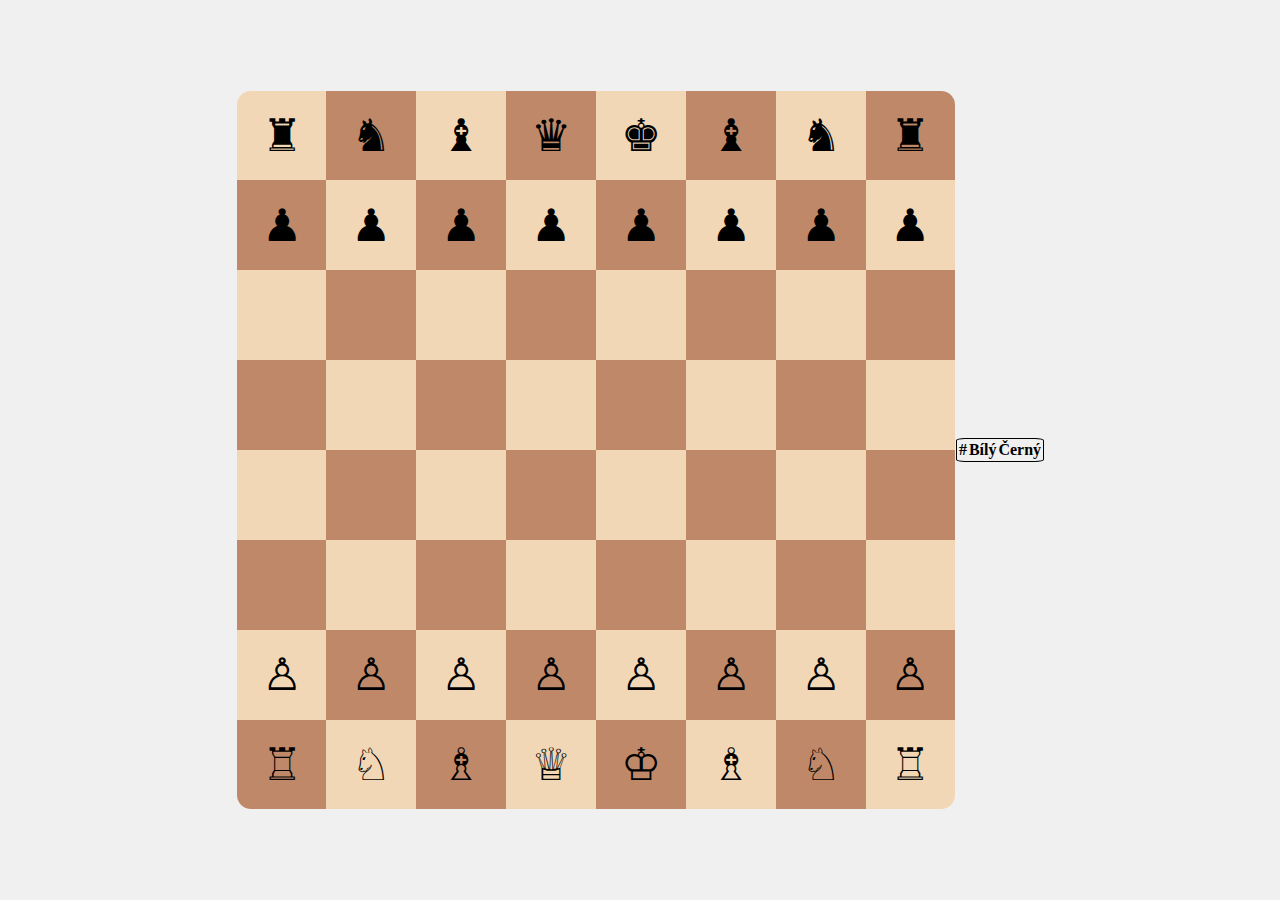
<file: 04_šachy/sachovnice_18.html>
<!DOCTYPE html>
<html lang="en">

<head>
    <meta charset="UTF-8">
    <meta name="viewport" content="width=device-width, initial-scale=1.0">
    <link rel="stylesheet" href="style_3.css">
    <title>Šachovnice</title>
    <!-- Responzivita, validátor, konzole -->
</head>

<body>
    <div class="container">
        <table id="chess-board"></table>
    </div>

    <div id="moves-container">
        <table id="moves-table">
            <thead>
                <tr>
                    <th>#</th>
                    <th>Bílý</th>
                    <th>Černý</th>
                </tr>
            </thead>
            <tbody id="moves-body">
                <!-- Tahy jsou dynamicky přidávány sem -->
            </tbody>
        </table>
    </div>
    <script src="js/pieces_8.js"></script>
    <script src="js/main_12.js"></script>
</body>

</html>
</file>
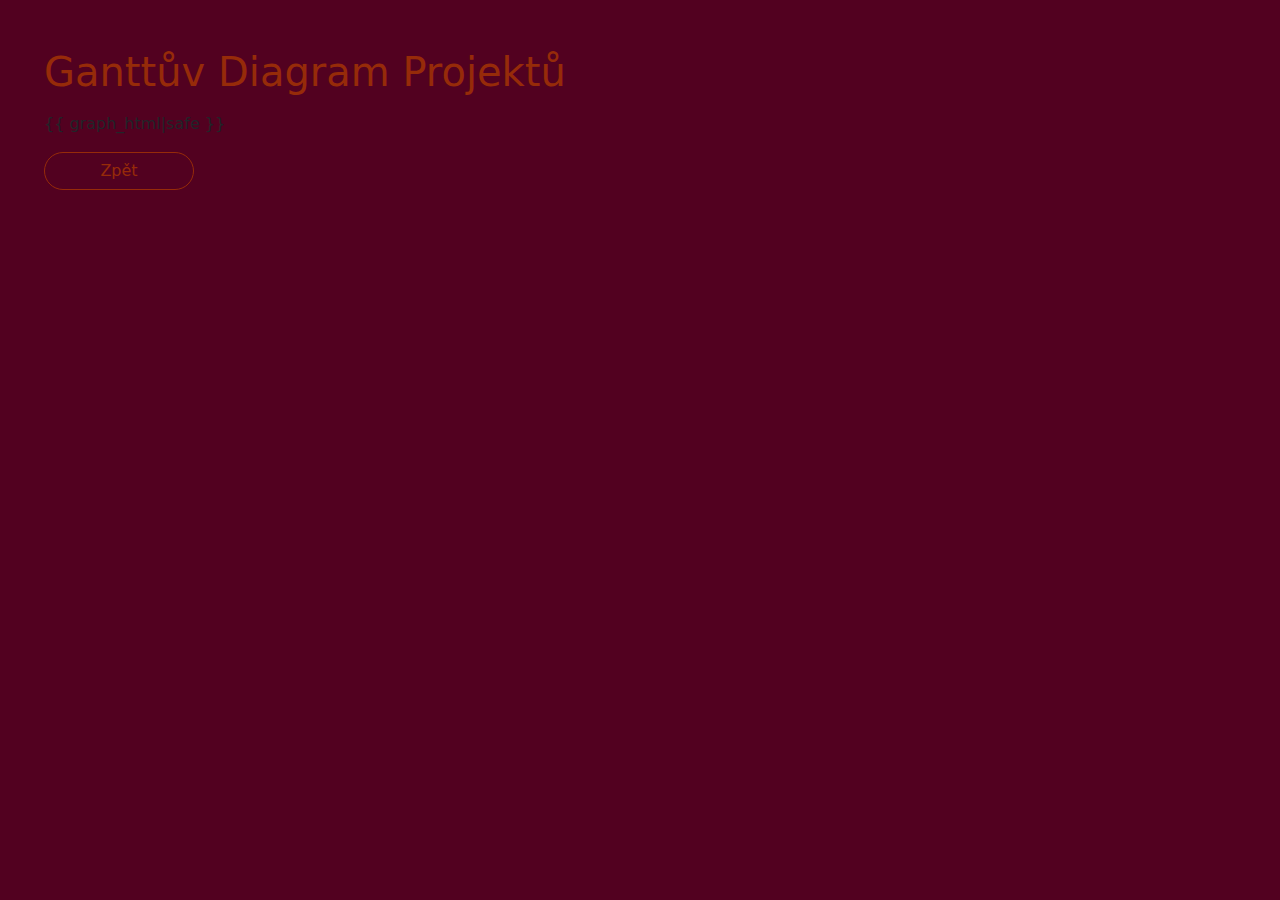
<file: 03_flask_app/templates/display.html>
<!DOCTYPE html>
<html lang="cs">

<head>
    <meta charset="UTF-8">
    <title>Ganttův Diagram Projektů</title>
    <!-- Přidání stylování pro lepší vizuální prezentaci, můžete přidat další CSS nebo odkazy na externí knihovny podle potřeby -->
    <link rel="stylesheet" type="text/css"
        href="https://cdn.jsdelivr.net/npm/bootstrap@5.1.3/dist/css/bootstrap.min.css">
    <style>
        body {
            background-color: #520120;
        }

        h1 {
            color: #962B09;
            border-color: #08403E;
        }

        h2 {
            color: #962B09;
        }

        .container {
            max-width: 95%;
        }

        .btn-outline-myColor {
            color: #962B09;
            border-color: #962B09;
            width: 150px;
            border-radius: 50px;
        }

        .btn-outline-myColor:hover {
            color: #08403E;
            background-color: #962B09;
            border-color: #706513;
            text-shadow:
                0 0 5px #706513,
                0 0 10px #706513,
                0 0 15px #706513,
                0 0 20px #706513,
                0 0 25px #706513,
                0 0 30px #706513,
                0 0 35px #706513,
                0 0 40px #706513;
        }
    </style>
</head>

<body>
    <div class="container">
        <h1 class="mt-5">Ganttův Diagram Projektů</h1>
        <div class="mt-3">
            <!-- Vložení Plotly grafu přímo do stránky -->
            {{ graph_html|safe }}
        </div>
        <div class="mt-3">
            <a href="/home" class="btn btn-outline-myColor">Zpět</a>
        </div>
    </div>

    <!-- Skripty pro Bootstrap (nepovinné, ale mohou zlepšit interaktivitu a vzhled) -->
    <script src="https://cdn.jsdelivr.net/npm/bootstrap@5.1.3/dist/js/bootstrap.bundle.min.js"></script>
</body>

</html>
</file>
<file: 04_šachy/style_3.css>
* {
    margin: 0;
    padding: 0;
    box-sizing: border-box;
}

body,
html {
    height: 100%;
    display: flex;
    justify-content: center;
    align-items: center;
}

.container {
    display: flex;
    justify-content: center;
    align-items: center;
    height: 80vh;
    user-select: none;
    /* Zakáže výběr textu v buňkách */
    cursor: default;
    /* Změní kurzor na normální při najetí */
}

table {
    border: 1px solid black;
    border-radius: 10%;
    user-select: none;
    /* Zakáže výběr textu v buňkách */
    cursor: default;
    /* Změní kurzor na normální při najetí */
}

#chess-board {
    border-collapse: collapse;
    width: 80vh;
    /* Nastavení šířky podle výšky okna */
    height: 80vh;
    /* Výška podle výšky okna */
    border-radius: 15px;
    overflow: hidden;
}

#chess-board td {
    width: 10%;
    /* Správně by mělo být 12.5 %, ale takto bude také fungovat, protože prohlížeče automaticky rozdělí zbylý
                prostor  a rozdělí jej mezi všechny ostatní buňky.*/
    /* Každá buňka bude 10 % z celé šířky šachovnice */
    height: 10%;
    /* Každá buňka bude 10 % z celé výšky šachovnice */
}

.white {
    background-color: #F2D7B6;
}

.black {
    background-color: #BF8969;
}

/* hover vybrané figury */
.selected {
    background-color: rgb(205, 205, 166);
    outline: 2px solid rgb(237, 120, 120);
}


/* Číslování řad a písmena sloupců v sloupci a a řadě 1*/
/* Přidání čísla do sloupce 'a' */


body {
    display: flex;
    justify-content: center;
    align-items: center;
    height: 100vh;
    background-color: #f0f0f0;
}


td {
    width: 60px;
    height: 60px;
    position: relative;
    text-align: center;
    font-size: 5vh;
    /* Takto zvolené jednotky zajišťují responzivitu*/
    /* Velikost pro figurky */
    vertical-align: middle;
    font-family: Arial, sans-seri f;
    /* Zajistí změnu kurzoru a implicitní nastavení kliknutí*/
    user-select: none;
    /* Zakáže výběr textu v buňkách */
    cursor: grab;
    /* Změní kurzor, aby bylo patrné, že obsah lze přetáhnout */
}

/* Responzivita */
@media (max-width: 768px) {
    .banner h1 {
        font-size: 2rem;
    }
}

@media (max-width: 480px) {
    .banner h1 {
        font-size: 1.5rem;
    }

    .logo {
        top: 160px;
        /* Úprava pozice pro menší obrazovky */
    }
}
</file>
